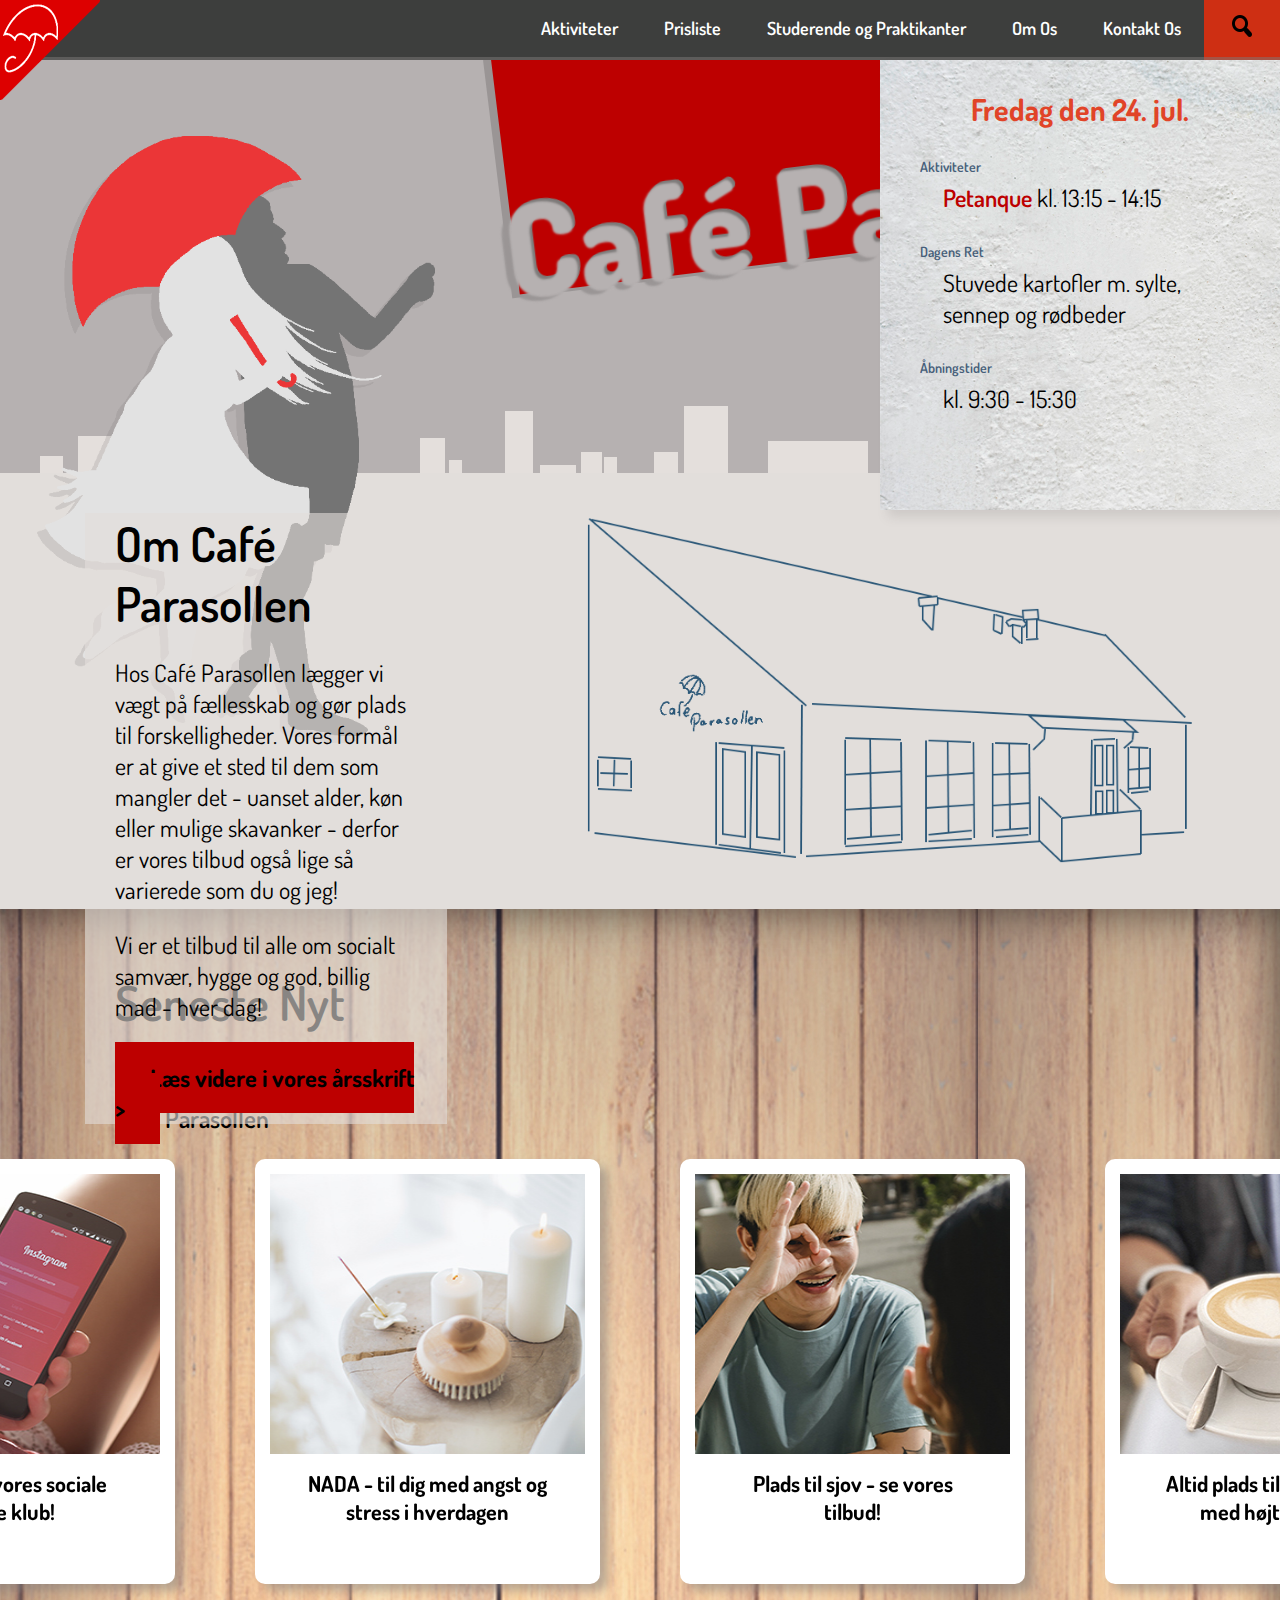
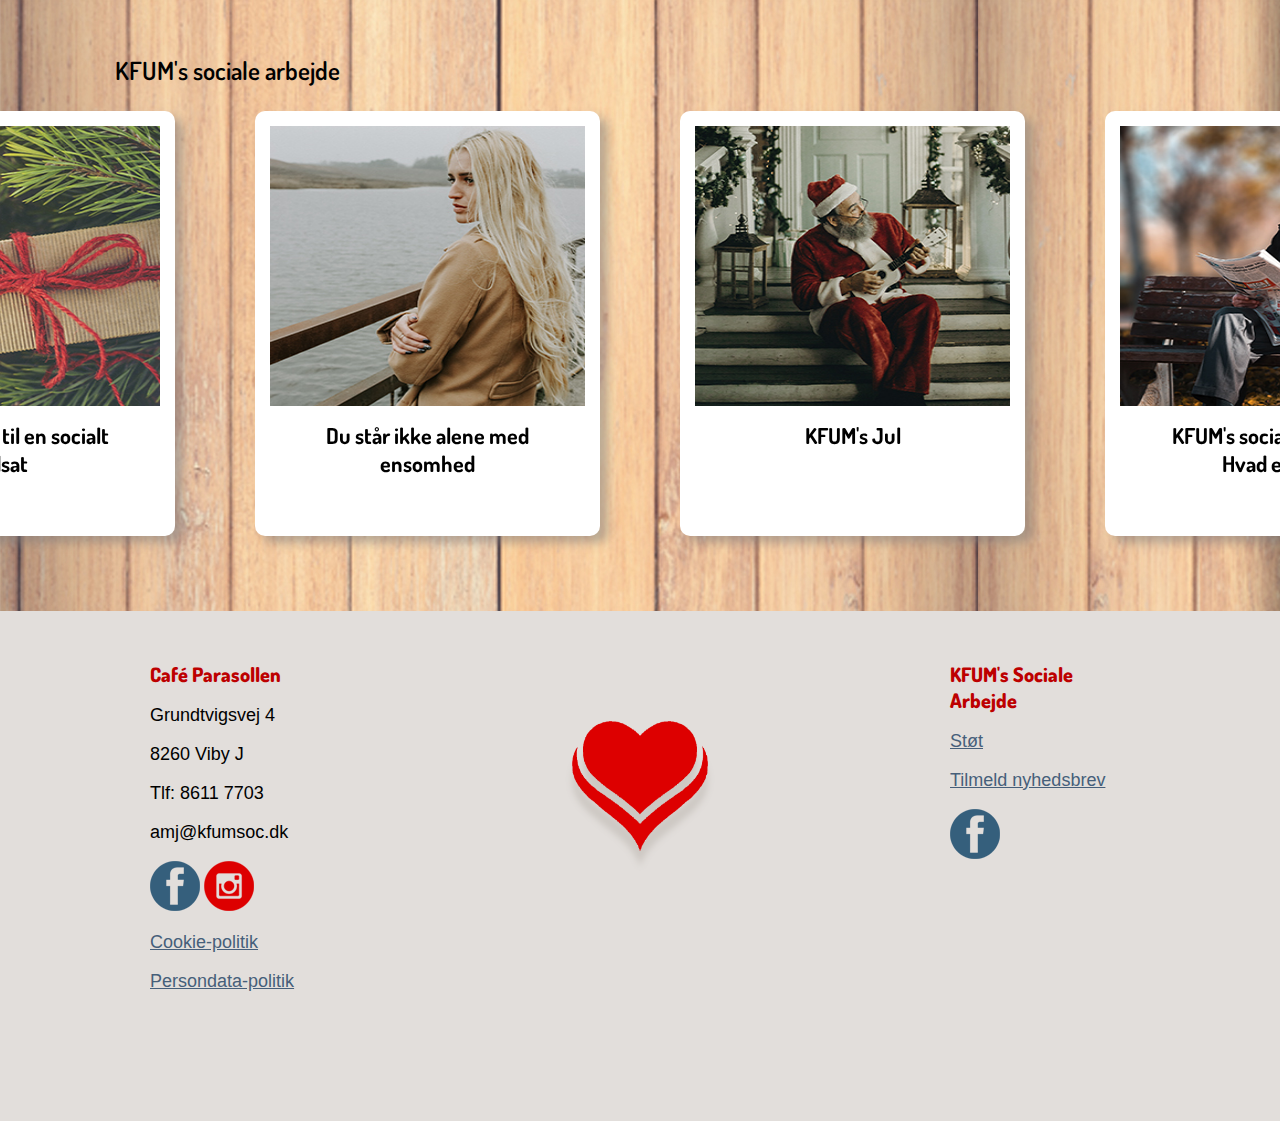
<file: index.html>
<!DOCTYPE html>
<html lang="en">
    <head>
        <meta charset="utf-8"/>
        <link rel="icon" href="images/favicon.png">
        <title>Café Parasollen, Viby</title>
        <meta name="author" content="Line Merrild Nielsen"/>
        <meta name="keywords" content="social café, café liv, frivillighed, frivillig, fællesskab, ensomhed, samvær, rummelighed, café, viby, mangfoldighed, handicap, mad, billige caféer, aktiviteter, strikkeklub, strikkecafé, alkoholfri café, café parasollen, nada café århus, parasollen, solstrålen" />
        <meta name="description" content="Café Parasollen er en social café med plads til netop dig og dine behov, og med tilbud der klæder enhver!" />
        <meta name="viewport" content="width=device-width, initial-scale=1.0" />
        <link href="css/reset.css" rel="resetsheet">
        <link href='https://fonts.googleapis.com/css?family=Dosis:400,600,700,800' rel='stylesheet'> <!-- Using Google Fonts API to get the desired font -->
        <link href="css/style.css" rel="stylesheet"/>
        <link rel="icon" href="images/favicon.png"/>
        
        
        <!-- NOTE: This was made to fit a 1920x1080 screen and will break on most other screen sizes as the code is not currently responsive. -->
    </head>

    <body>
        <header>
           <!-- Logo - return to index page -->
            <img id="logo" alt="Café Parasollen logo" src="images/logo.png" usemap="#logoMap"/>
            <map name="logoMap">
                <area shape="poly" coords="0,0,100,0,0,100" alt="Café Parasollen logo map" href="index.html">
            </map> 
            <!-- Using Image Mapping, we've made the linkable part of the image ONLY the visible triangle. This is done by specifying a polygon, and three 'anchor' points using coordinates of the image, the first being (0,0), second being (100,0) nd lastly (0,100) with the x-coordinate being the distance from the left margin, and the y-coordinate being the distance from the top-->
            
            <nav>
               <!-- Top menu -->
                <ul id="navItems">
                    <li><a href="aktiviteter.html">Aktiviteter</a></li>
                    <li><a href="#">Prisliste</a></li>
                    <li><a href="#">Studerende og Praktikanter</a></li>
                    <li><a href="#">Om Os</a></li>
                    <li><a href="kontaktOs.html">Kontakt Os</a></li>
                    <li><a id="searchIcon" href="#"><img src="images/searchIcon.png" alt="Søgeikon"/></a></li>
                </ul>
            </nav>
        </header>
        <main>
           <!-- Daily plan -->
            <aside>
                <p id="day"></p>
                <p class="dailyInfo">Aktiviteter</p>
                <p id="dailyActivities" class="dailyActivitiesStyle"></p>
                <p class="dailyInfo">Dagens Ret</p>
                <p id="dailyFood"></p>
                <p class="dailyInfo">Åbningstider</p>
                <p id="dailyOpenHours"></p>
            </aside>
            
            <!-- H1-text and skewed box -->
            <section id="intro">
               <div>
                   <h1>Café Parasollen</h1>
               </div>
            </section>
            
            <!-- Om Café Parasollen - section -->
            <section id="omCafeParasollen">
              <img alt="" src="images/paperPeople.png" id="paperPeople"/>
              <div class="flex">
               <div id="omCafeen">
                    <h2>Om Café Parasollen</h2>
                    <p>Hos Café Parasollen lægger vi vægt på fællesskab og gør plads til forskelligheder. Vores formål er at give et sted til dem som mangler det - uanset alder, køn eller mulige skavanker - derfor er vores tilbud også lige så varierede som du og jeg!</p>
                    <p id="endP">Vi er et tilbud til alle om socialt samvær, hygge og god, billig mad - hver dag!</p>
                    <a href="#" class="button">Læs videre i vores årsskrift ></a>   
               </div>
                <img id="cafeBuilding" alt="Café Parasollens hjem" src="images/cafeParasollenBuilding.png">
                </div>
            </section>
            
            
            <!-- Seneste Nyt - section -->
            <section id="senesteNyt">
                <h2>Seneste Nyt</h2>
                
                <h3>Café Parasollen</h3>
                <div class="flex">
                    <!-- Polaroid news -->
                    <a href="#">
                        <div class="polaroid">
                            <img alt="Social medie klub" src="images/socialMedia.jpg"/>
                            <h5>Vær med i vores sociale medie klub!</h5>
                        </div>
                    </a>
                    <a href="#">
                        <div class="polaroid">
                            <img alt="NADA" src="images/nadaCandles.jpg"/>
                            <h5>NADA - til dig med angst og stress i hverdagen</h5>
                        </div>
                    </a>
                    <a href="#">
                        <div class="polaroid">
                            <img alt="" src="images/youngManFun.jpg"/>
                            <h5>Plads til sjov - se vores tilbud!</h5>
                        </div>
                    </a>
                    <a href="#">
                        <div class="polaroid">
                            <img alt="Generøs" src="images/giveCoffee.jpg"/>
                            <h5>Altid plads til dig - Caféen med højt til loftet</h5>
                        </div>
                    </a> 
                </div>
                
                <h3>KFUM's sociale arbejde</h3>
                <div class="flex">
                    <!-- Polaroid news -->
                    <a href="#">
                        <div class="polaroid">
                            <img alt="Gave" src="images/christmasGift.jpg"/>
                            <h5>Giv en gave til en socialt udsat</h5>
                        </div>
                    </a>
                    <a href="#">
                        <div class="polaroid">
                            <img alt="Ensom pige" src="images/lonelyGirl.jpg"/>
                            <h5>Du står ikke alene med ensomhed</h5>
                        </div>
                    </a>
                    <a href="#">
                        <div class="polaroid">
                            <img alt="Jul i KFUM" src="images/santaClaus.jpg"/>
                            <h5>KFUM's Jul</h5>
                        </div>
                    </a>
                    <a href="#">
                        <div class="polaroid">
                            <img alt="" src="images/oldManReading.jpg"/>
                            <h5>KFUM's sociale arbejde - Hvad er det?</h5>
                        </div>
                    </a>
                </div>
                
            </section>
            
        </main>
        
        <!-- Footer -->
        <footer>
            <div> 
                <h4>Café Parasollen</h4>
                <p>Grundtvigsvej 4</p>
                <p>8260 Viby J</p>
                <p>Tlf: 8611 7703</p>
                <p>amj@kfumsoc.dk</p>
                <a href="https://www.facebook.com/parasollenviby/"><img alt="Café Parasollen Facebook" src="images/fb.png"></a>
                <a href="https://www.instagram.com/cafeparasollenviby/?hl=da"><img alt="Café Parasollen Instagram" src="images/in.png"></a>

                <a href="#"><p>Cookie-politik</p></a>
                <a href="#"><p>Persondata-politik</p></a>
            </div>
            
            <img id="footerHeart" alt="KFUM hjerte" src="images/KFUMheart.png">
            
            <div>
                <h4>KFUM's Sociale Arbejde</h4>
                <a href=""><p>Støt</p></a>
                <a href=""><p>Tilmeld nyhedsbrev</p></a>
                <a href="https://www.facebook.com/KFUMsSocialeArbejde"><img alt="KFUM Facebook" src="images/fb.png"></a>
            </div>
        
        </footer>
        
        <!-- load jQuery library -->
	<script type="text/javascript" src="js/jquery-3.5.1.min.js"></script>
	
	<!-- load JavaScript -->
	<script src="js/js.js"></script>
    </body>
</html>
</file>
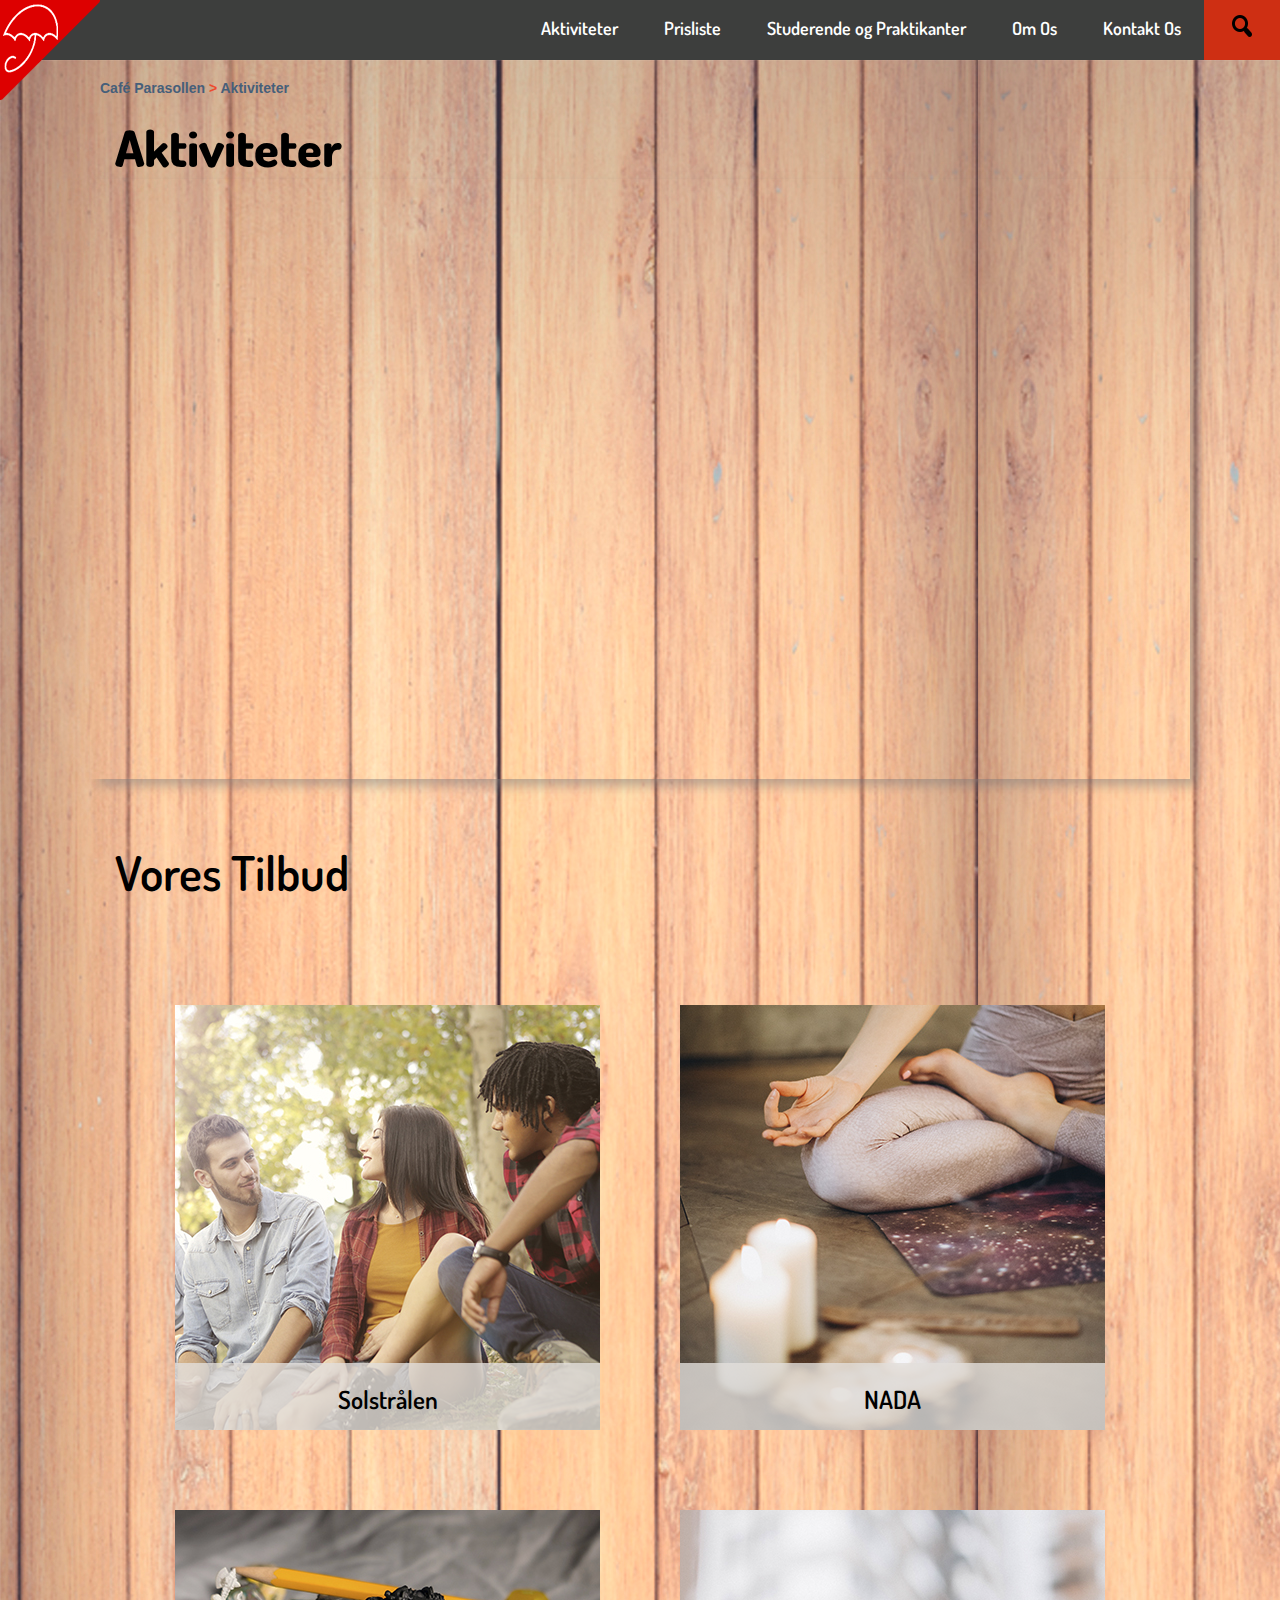
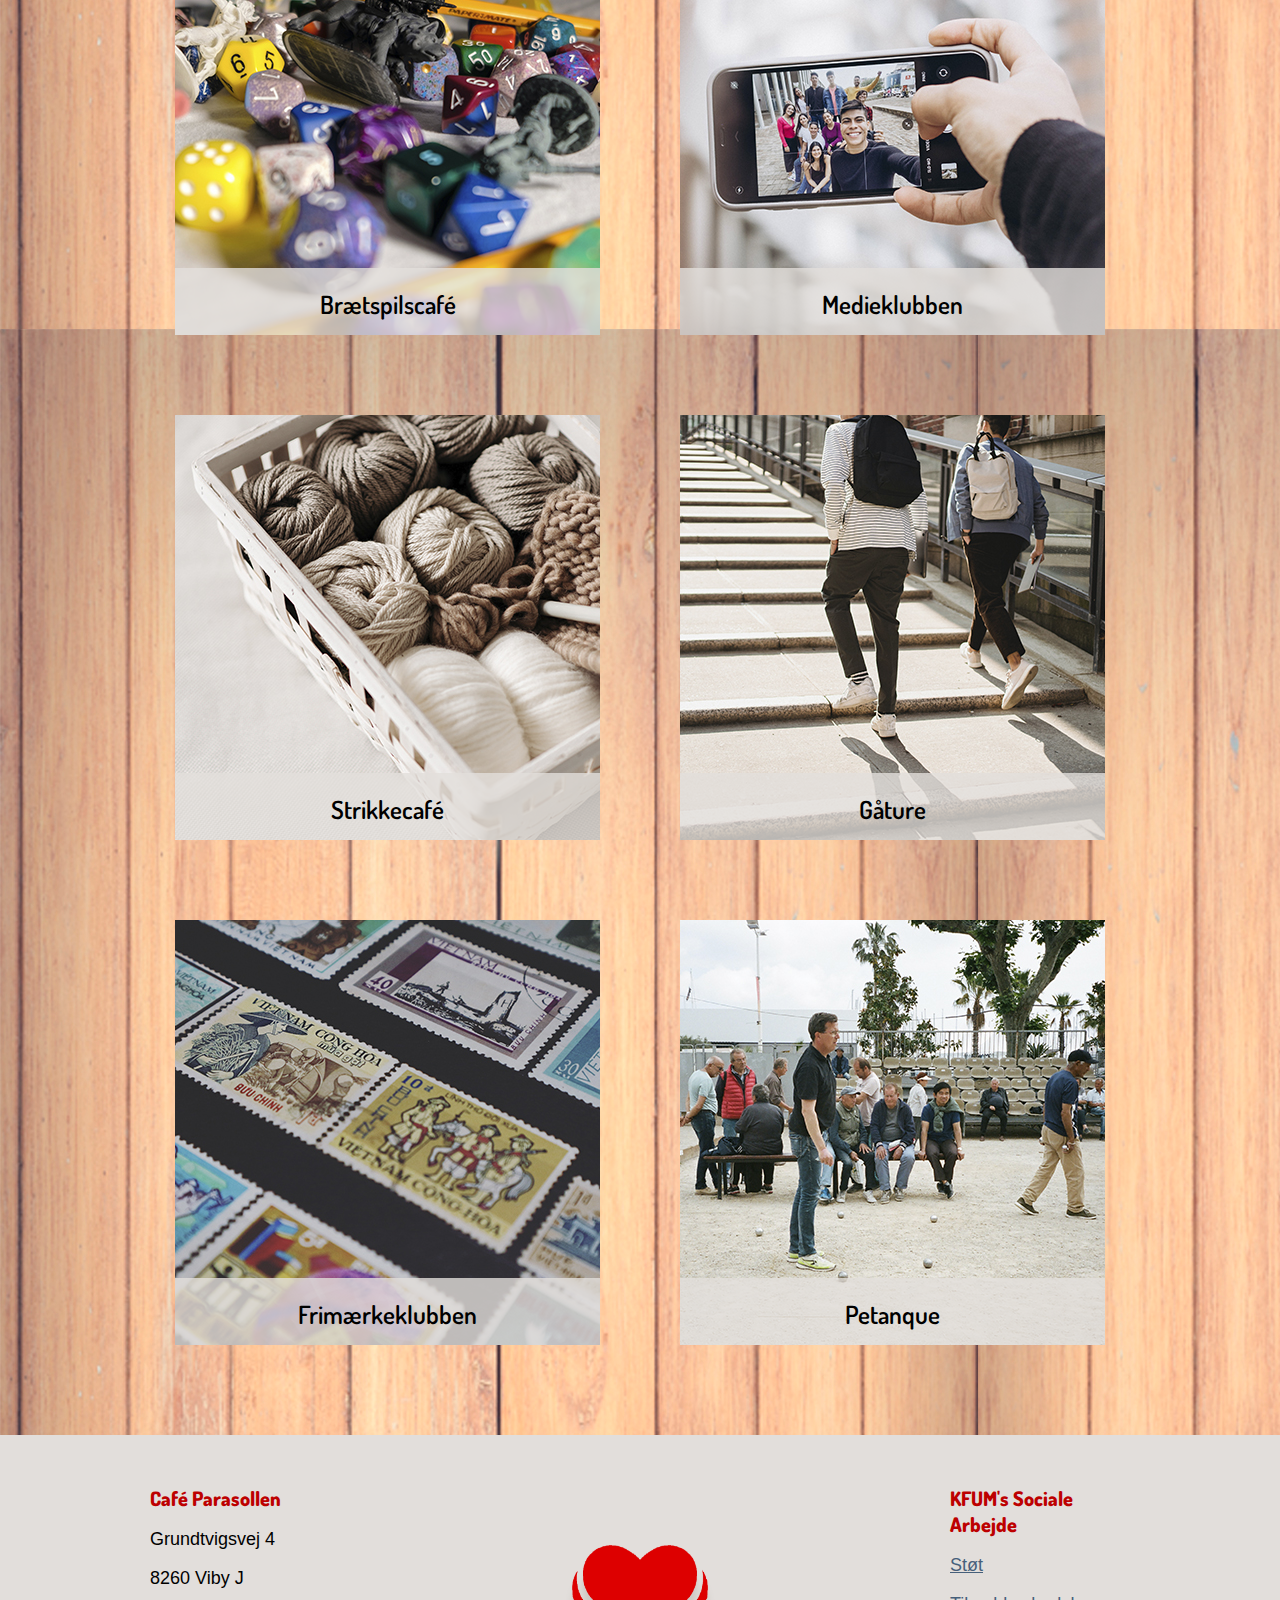
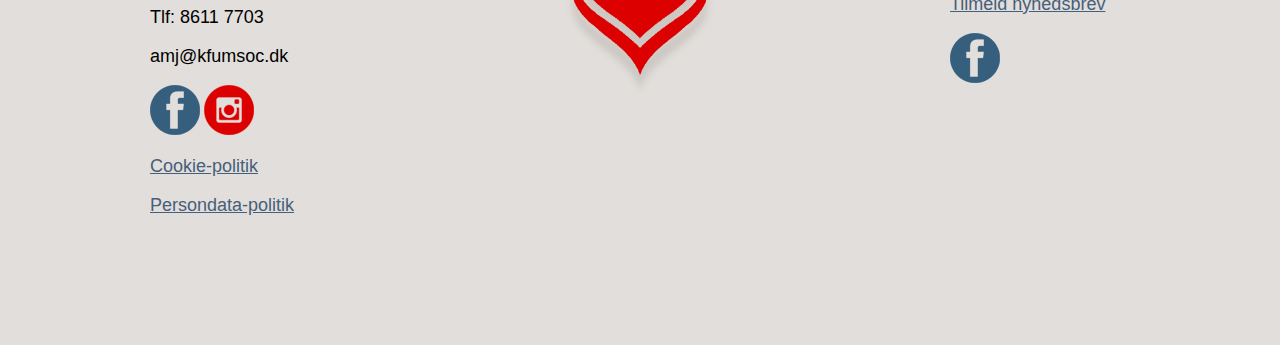
<file: aktiviteter.html>
<!DOCTYPE html>
<html lang="en">
    <head>
        <meta charset="utf-8"/>
        <link rel="icon" href="images/favicon.png">
        <title>Aktiviteter - Café Parasollen, Viby</title>
        <meta name="author" content="Line Merrild Nielsen"/>
        <meta name="keywords" content="social café, café liv, frivillighed, frivillig, fællesskab, ensomhed, samvær, rummelighed, café, viby, mangfoldighed, handicap, mad, billige caféer, aktiviteter, strikkeklub, strikkecafé, alkoholfri café, café parasollen, nada café århus, parasollen, solstrålen" />
        <meta name="description" content="Café Parasollen er en social café med plads til netop dig og dine behov, og med tilbud der klæder enhver!" />
        <meta name="viewport" content="width=device-width, initial-scale=1.0" />
        <link href="css/reset.css" rel="resetsheet">
        <link href='https://fonts.googleapis.com/css?family=Dosis' rel='stylesheet'> <!-- Using Google Fonts API to get the desired font -->
        <link href="css/style.css" rel="stylesheet"/>
        <link rel="icon" href="images/favicon.png" />
        
        <!-- NOTE: This was made to fit a 1920x1080 screen and will break on most other screen sizes as the code is not currently responsive. -->
    </head>

    <body>
        <header>
           <!-- Logo - return to index page -->
            <img id="logo" alt="Café Parasollen logo" src="images/logo.png" usemap="#logoMap"/>
            <map name="logoMap">
                <area shape="poly" coords="0,0,100,0,0,100" alt="Café Parasollen logo" href="index.html">
            </map> 
            <!-- Using Image Mapping, we've made the linkable part of the image ONLY the visible triangle. This is done by specifying a polygon, and three 'anchor' points using coordinates of the image, the first being (0,0), second being (100,0) nd lastly (0,100) with the x-coordinate being the distance from the left margin, and the y-coordinate being the distance from the top-->
            
            <nav>
               <!-- Top menu -->
                <ul id="navItems">
                    <li><a href="aktiviteter.html">Aktiviteter</a></li>
                    <li><a href="#">Prisliste</a></li>
                    <li><a href="#">Studerende og Praktikanter</a></li>
                    <li><a href="#">Om Os</a></li>
                    <li><a href="kontaktOs.html">Kontakt Os</a></li>
                    <li><a id="searchIcon" href="#"><img src="images/searchIcon.png" alt="Søgeikon"/></a></li>
                </ul>
            </nav>
        </header>
        <main>
          <!-- Aktiviteter - section -->
           <section id="activities">
            
            <!-- Path from index to Aktiviteter-->
             <div id="path">
                 <a href="index.html">Café Parasollen</a> > <a href="aktiviteter.html">Aktiviteter</a>
             </div>
             <h1>Aktiviteter</h1>
             
             <!-- Calendar, courtesy of Google Calendar-->
             <div id="calendar">
                 
                 <!-- iframe made by Google Calendar -->
                <iframe src="https://calendar.google.com/calendar/embed?height=600&amp;wkst=1&amp;bgcolor=%23bd0000&amp;ctz=Europe%2FCopenhagen&amp;src=bnU5bnJtOGRjamY4aHRmN2E3ZGgzMWx2MGtAZ3JvdXAuY2FsZW5kYXIuZ29vZ2xlLmNvbQ&amp;src=ZGEuZGFuaXNoI2hvbGlkYXlAZ3JvdXAudi5jYWxlbmRhci5nb29nbGUuY29t&amp;color=%23F4511E&amp;color=%230B8043&amp;showTitle=1&amp;showNav=1&amp;title=Caf%C3%A9%20Parasollen" style="border-width:0" width="1100" height="600" frameborder="0" scrolling="no"></iframe>
                
             </div>
             
             <!-- Vores Tilbud - section -->
             <h2>Vores Tilbud</h2>
             <div class="flex">
                 <div class="activity">
                   <img class="activityImg" alt="Solstrålen" src="images/sunBeam.jpg"/>
                    <div class="textBox">
                      <h3>Solstrålen</h3>
                       <p>Solstrålen er et samlested for jer der søger noget kreativt i livet. Vi er et lille fællesskab med alt fra strik til maling og musik!</p> 
                       <p class="activityPlace">Solstrålen er i Viby Sognegårds kælder</p>
                       <p class="activityTime">Tirsdag og torsdag fra kl. 10:00 - 13:00.</p>
                    </div>
                 </div>
                 <div class="activity">
                     <img class="activityImg" alt="NADA" src="images/nada.jpg"/>
                    <div class="textBox">
                      <h3>NADA</h3>
                       <p>NADA er øreakupunktur som kan hjælpe på bl.a. angst, fysisk og psykisk uro, stress, søvnproblemer, abstinenser og/eller stoftrang og aggressiv adfærd. Derudover fremmer det helbredelse og forebygger tilbagefald.</p>
                       <p>Nålene skal sidde i ørene i 45 minutter, så det er vigtigt at komme kl. 11:00 - ellers kan vi risikere ikke at have tiden til akupunkturen.</p> 
                       <p>NADA koster 40 kr. pr. gang og består af 15 gange; udebliver man mere end to gange i træk uden besked gives ens plads videre til næste på ventelisten.</p>
                       <p>Kontakt: Dorte Outzen på mobil: 5219 4803.</p>
                       <p class="activityPlace">NADA foregår i Solstrålen, i Viby Sognegårds kælder</p>
                       <p class="activityTime">Mandag fra kl. 11:00 - 12:00.</p>
                    </div>
                 </div>
                 <div class="activity">
                     <img class="activityImg" alt="Brætspilscafé" src="images/boardGame.jpg"/>
                    <div class="textBox">
                      <h3>Brætspilscafé</h3>
                       <p>I brætspilscaféen spilles der alt fra Werewolf til skak i caféens hyggelige omgivelser! Det er op til jer hvad i vil spille:</p>
                       <p>Vi har en samling af brætspil stående, men du er velkommen til at tage dine egne spil med - bare husk at få dem med hjem igen når der pakkes sammen!</p>
                       <p class="activityPlace">Brætspilscaféen foregår i caférummet</p>
                       <p class="activityTime">Torsdag fra kl. 13:00 - 14:30.</p>
                    </div>
                 </div>
                 <div class="activity">
                     <img class="activityImg" alt="Medieklubben" src="images/mediaClub.jpg"/>
                    <div class="textBox">
                      <h3>Medieklubben</h3>
                       <p>Er du interesseret i sociale medier? Eller noget at skrive på dit CV?</p> 
                       <p>Café Parasollen's medieklub styrer Caféens sociale medie platforme, og er en mulighed for at prøve hænder med interaktion og den online verden. De posts der lægges op er helt op til jer!</p>
                       <p class="activityPlace">Medieklubben samles i Viby Sognegårds kælder</p>
                       <p class="activityTime">Tirsdag og torsdag fra kl. 10:00 - 13:00.</p>
                    </div>
                 </div>
                 <div class="activity">
                     <img class="activityImg" alt="Strikkecafé" src="images/knit.jpg"/>
                    <div class="textBox">
                      <h3>Strikkecafé</h3>
                       <p>Strikkecaféen er et møde mellem både øvede og nybegyndere til strik så strikkepindende knitrer! Her er naturligvis hjælp hvis du skulle have brug for det, og massere af hygge på bordet!</p> 
                       <p class="activityPlace">Strikkecaféen foregår i caférummet</p>
                       <p class="activityTime">Onsdag fra kl. 13:00 - 14:00.</p>
                    </div>
                 </div>
                 <div class="activity">
                     <img class="activityImg" alt="Gåtur" src="images/walk.jpg"/>
                    <div class="textBox">
                      <h3>Gåture</h3>
                       <p>Vi går på tur i nærområdet i et "snakkevenligt" tempo så alle kan følge med. Vi vil anbefale at der bliver taget en lille flaske vand med og nogle praktiske sko!</p> 
                       <p class="activityPlace">Vi mødes til gåtur ved Caféens indgang</p>
                       <p class="activityTime">Mandag fra kl. 13:00 - 14:00.</p>
                    </div>
                 </div>
                 <div class="activity">
                     <img class="activityImg" alt="Frimærkeklubben" src="images/stamp.jpg"/>
                    <div class="textBox">
                      <h3>Frimærkeklubben</h3>
                       <p>Frimærkeklubben er en lille samling for alle frimærkeentusiaster til at kunne bytte, passe og diskutere frimærker! Der er selvfølgelig intet krav for at kunne være med.</p> 
                       <p class="activityPlace">Frimærkeklubben er i Viby Sognegårds kælder</p>
                       <p class="activityTime">Mandag fra kl. 14:00 - 15:00.</p>
                    </div>
                 </div>
                 <div class="activity">
                     <img class="activityImg" alt="Petanque" src="images/petanque.jpg"/>
                    <div class="textBox">
                      <h3>Petanque</h3>
                       <p>Petanque er et boldspil hvor målet er at kaste ens petanquekugler så tæt som muligt på en lille trækugle, kaldt grisen. Alle er velkomne og der kræves ingen viden om spillet forud for fremmøde.</p>
                       <p>Vinderne belønnes naturligvis med en lille præmie!</p> 
                       <p class="activityPlace">Petanque spilles på caféens bane ved Viby Sognegård</p>
                       <p class="activityTime">Fredag fra kl. 13:15 - 14:15.</p>
                    </div>
                 </div>
             </div>
            </section>
        </main>
        
        <!-- Footer -->
        <footer>
            <div> 
                <h4>Café Parasollen</h4>
                <p>Grundtvigsvej 4</p>
                <p>8260 Viby J</p>
                <p>Tlf: 8611 7703</p>
                <p>amj@kfumsoc.dk</p>
                <a href="https://www.facebook.com/parasollenviby/"><img alt="Café Parasollen Facebook" src="images/fb.png"></a>
                <a href="https://www.instagram.com/cafeparasollenviby/?hl=da"><img alt="Café Parasollen Instagram" src="images/in.png"></a>

                <a href="#"><p>Cookie-politik</p></a>
                <a href="#"><p>Persondata-politik</p></a>
            </div>
            
            <img id="footerHeart" alt="KFUM hjerte" src="images/KFUMheart.png">
            
            <div>
                <h4>KFUM's Sociale Arbejde</h4>
                <a href=""><p>Støt</p></a>
                <a href=""><p>Tilmeld nyhedsbrev</p></a>
                <a href="https://www.facebook.com/KFUMsSocialeArbejde"><img alt="KFUM Facebook" src="images/fb.png"></a>
            </div>
        
        </footer>
        
        <!-- load jQuery library -->
	<script type="text/javascript" src="js/jquery-3.5.1.min.js"></script>
	
	<!-- load JavaScript -->
	<script src="js/js.js"></script>
    </body>
</html>
</file>
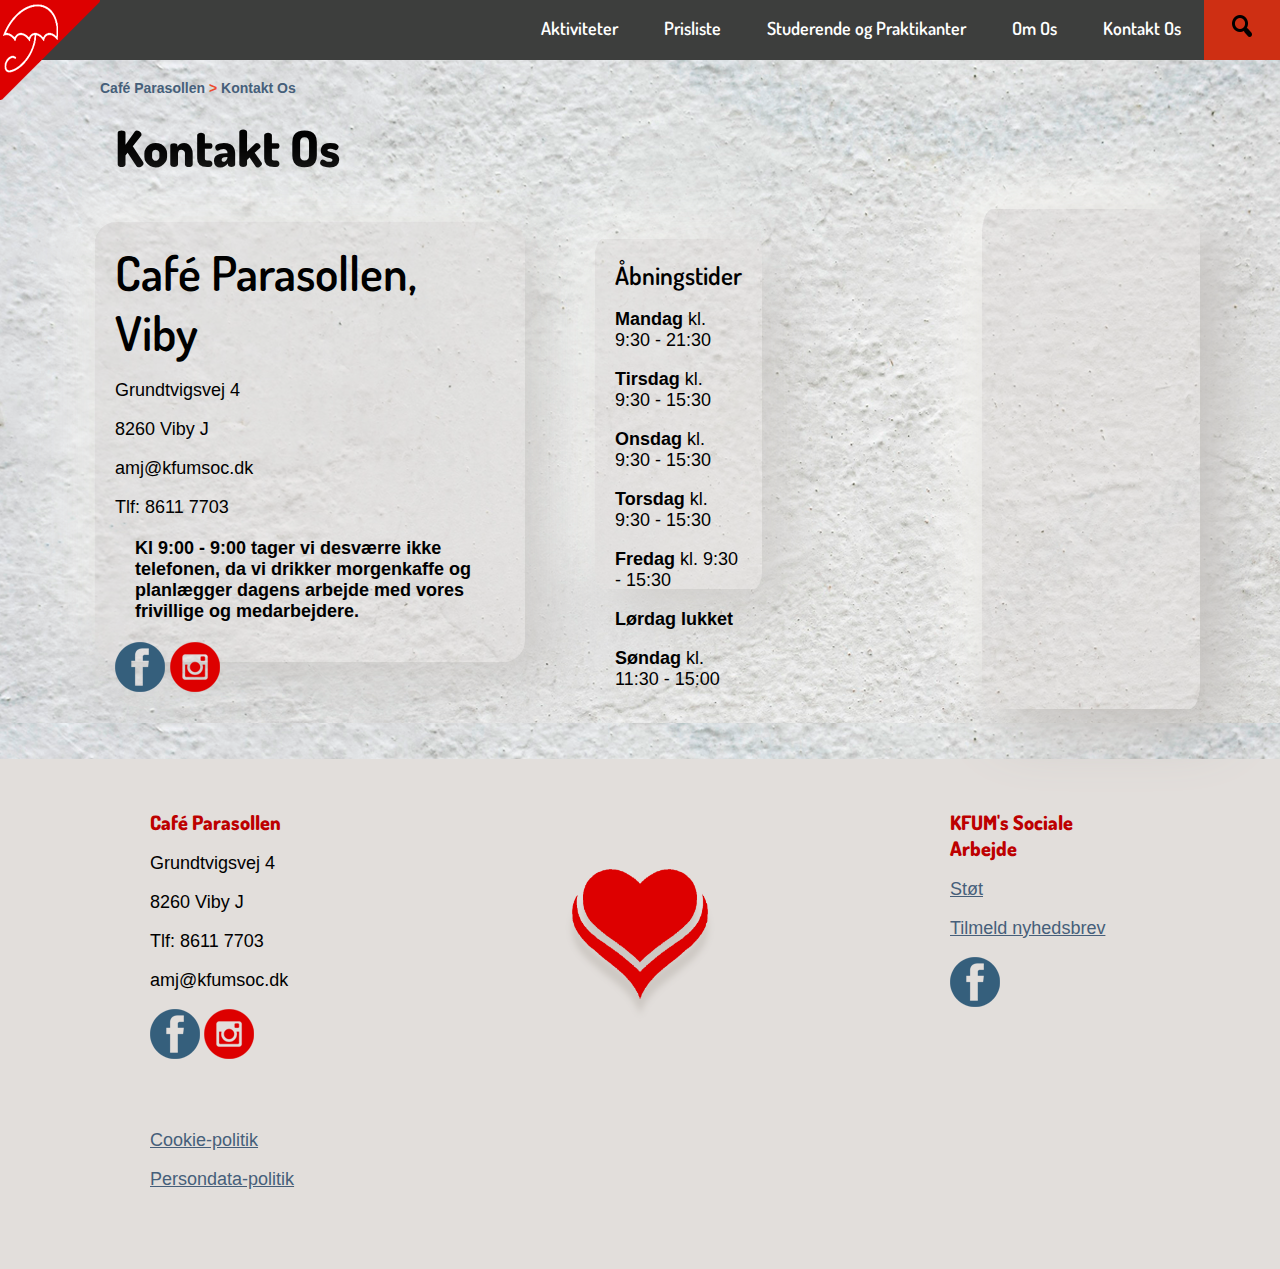
<file: kontaktOs.html>
<!DOCTYPE html>
<html lang="en">
    <head>
        <meta charset="utf-8"/>
        <link rel="icon" href="images/favicon.png">
        <title>Kontakt Os - Café Parasollen, Viby</title>
        <meta name="author" content="Line Merrild Nielsen"/>
        <meta name="keywords" content="social café, café liv, frivillighed, frivillig, fællesskab, ensomhed, samvær, rummelighed, café, viby, mangfoldighed, handicap, mad, billige caféer, aktiviteter, strikkeklub, strikkecafé, alkoholfri café, café parasollen, nada café århus, parasollen, solstrålen" />
        <meta name="description" content="Café Parasollen er en social café med plads til netop dig og dine behov, og med tilbud der klæder enhver!" />
        <meta name="viewport" content="width=device-width, initial-scale=1.0" />
        <link href="css/reset.css" rel="resetsheet">
        <link href='https://fonts.googleapis.com/css?family=Dosis' rel='stylesheet'> <!-- Using Google Fonts API to get the desired font -->
        <script src='https://api.mapbox.com/mapbox-gl-js/v1.12.0/mapbox-gl.js'></script>
        <link href='https://api.mapbox.com/mapbox-gl-js/v1.12.0/mapbox-gl.css' rel='stylesheet' />
        <link href="css/style.css" rel="stylesheet"/>
        <link rel="icon" href="images/favicon.png" />
        
    </head>

    <body>
        <header>
           <!-- Logo - return to index page -->
            <img id="logo" alt="Café Parasollen logo" src="images/logo.png" usemap="#logoMap"/>
            <map name="logoMap">
                <area shape="poly" coords="0,0,100,0,0,100" alt="Café Parasollen logo" href="index.html">
            </map> 
            <!-- Using Image Mapping, we've made the linkable part of the image ONLY the visible triangle. This is done by specifying a polygon, and three 'anchor' points using coordinates of the image, the first being (0,0), second being (100,0) nd lastly (0,100) with the x-coordinate being the distance from the left margin, and the y-coordinate being the distance from the top-->
            
            <nav>
               <!-- Top menu -->
                <ul id="navItems">
                    <li><a href="aktiviteter.html">Aktiviteter</a></li>
                    <li><a href="#">Prisliste</a></li>
                    <li><a href="#">Studerende og Praktikanter</a></li>
                    <li><a href="#">Om Os</a></li>
                    <li><a href="kontaktOs.html">Kontakt Os</a></li>
                    <li><a id="searchIcon" href="#"><img src="images/searchIcon.png" alt="Søgeikon"/></a></li>
                </ul>
            </nav>
        </header>
        <main>
         
         <!-- Kontakt Os - section -->
          <section id="contactUs">
             <div id="path">
                 <a href="index.html">Café Parasollen</a> > <a href="kontaktOs.html">Kontakt Os</a>
             </div>
             <h1>Kontakt Os</h1>
              <div class="flex">
                   
                   <!-- Contact information -->
                    <div id="contactInfo">
                        <h2>Café Parasollen, Viby</h2>
                        <p>Grundtvigsvej 4</p>
                        <p>8260 Viby J</p>
                        <p>amj@kfumsoc.dk</p>
                        <p>Tlf: 8611 7703</p>
                        <div id="morningCoffeeAndPlanning">
                            <p>Kl 9:00 - 9:00 tager vi desværre ikke telefonen, da vi drikker morgenkaffe og planlægger dagens arbejde med vores frivillige og medarbejdere.</p>
                        </div>
                        <a href="https://www.facebook.com/parasollenviby/"><img alt="Café Parasollen Facebook" src="images/fb.png" class="socialMediaIcons"></a>
                        <a     href="https://www.instagram.com/cafeparasollenviby/?hl=da"><img alt="Café Parasollen Instagram" src="images/in.png" class="socialMediaIcons"></a>
                    </div>
                    
                    <!-- Opening Hours -->
                    <div id="openingHours">
                            <h3>Åbningstider</h3>
                            <p><strong>Mandag</strong> kl. 9:30 - 21:30</p>
                            <p><strong>Tirsdag</strong> kl. 9:30 - 15:30</p>
                            <p><strong>Onsdag</strong> kl. 9:30 - 15:30</p>
                            <p><strong>Torsdag</strong> kl. 9:30 - 15:30</p>
                            <p><strong>Fredag</strong> kl. 9:30 - 15:30</p>
                            <p><strong>Lørdag lukket</strong></p>
                            <p><strong>Søndag</strong> kl. 11:30 - 15:00</p>
                        </div>
                        
                    <!-- Mapbox map -->
                    <div id="map">
                    </div>
                </div>
            </section>
        </main>
        
        <!-- Footer -->
        <footer>
            <div> 
                <h4>Café Parasollen</h4>
                <p>Grundtvigsvej 4</p>
                <p>8260 Viby J</p>
                <p>Tlf: 8611 7703</p>
                <p>amj@kfumsoc.dk</p>
                <a href="https://www.facebook.com/parasollenviby/"><img alt="Café Parasollen Facebook" src="images/fb.png" class="socialMediaIcons"></a>
                <a href="https://www.instagram.com/cafeparasollenviby/?hl=da"><img alt="Café Parasollen Instagram" src="images/in.png" class="socialMediaIcons"></a>

                <a href="#"><p>Cookie-politik</p></a>
                <a href="#"><p>Persondata-politik</p></a>
            </div>
            
            <img id="footerHeart" alt="KFUM hjerte" src="images/KFUMheart.png">
            
            <div>
                <h4>KFUM's Sociale Arbejde</h4>
                <a href=""><p>Støt</p></a>
                <a href=""><p>Tilmeld nyhedsbrev</p></a>
                <a href="https://www.facebook.com/KFUMsSocialeArbejde"><img alt="KFUM Facebook" src="images/fb.png" class="socialMediaIcons"></a>
            </div>
        
        </footer>
        
        <!-- load jQuery library -->
	<script type="text/javascript" src="js/jquery-3.5.1.min.js"></script>
	
	<!-- load JavaScript -->
	<script src="js/js.js"></script>
    </body>
</html>
</file>
<file: css/style.css>
html, header, body, main, footer {
    width: auto;
    margin: 0;
    padding: 0;
}

html {
    min-width: 100%;
}

body {
    font-family: Arial, Helvetica Neue, Helvetica, sans-serif;
    font-size: 14px;
    overflow-x: hidden;
}

h1, h2, h3, h4, h5, h6, nav li, .dailyInfo {
    font-family: 'Dosis';
    margin: 0;

}

h1 {
    font-size: 50px;
    font-weight: 900;
}

h2 {
    font-size: 48px;
    font-weight: 600;
}


/***** Header *****/
/******************/

a {
    text-decoration: none;
}

header {
    display: flex;
    justify-content: space-between;
    background-color: #3d3e3d;
    height: 60px;
}


#navItems {
    display: flex;
    justify-content: flex-end;
    align-items: center;
}

ul {
    font-family: 'Dosis';
    list-style-type: none;
}

nav a {
    /*color: black;*/
    color: white;
    font-size: 18px;
    font-weight: 600;
    padding: 20px 23px;
}

nav a:hover {
    color: white;
    background-color: #ce2f13;
}

#logo {
    height: 100px;
    width: 100px;
    z-index: 99;
}

#searchIcon {
    background-color: #ce2f13;
    padding: 19px 27px;
}



/***** Footer *****/
/******************/

footer {
    display: flex;
    height: 410px;
    width: auto;
    padding: 50px 150px;
    justify-content: space-between;
    background-color: #e2dedb;
}

footer div {
    width: 180px;
}

footer .socialMediaIcons {
    margin-bottom: 50px;
}

#footerHeart {
    height: 130px; /*RESIZE IMG*/
    width: auto;
    padding-top: 60px;
    filter: drop-shadow(0px 15px 3px #cdc8c3);
}

footer h4 {
    font-size: 20px;
    font-weight: 800;
    color: #bd0000;
}

footer p {
    font-size: 18px;
}

footer a {
    color: #465f7a;
    text-decoration: underline;
}



/***** Pathway to current site *****/
/***********************************/

#path {
    padding: 20px 0 0 100px;
    font-weight: bold;
    color: #ed4b2e;
}

#path a {
    color: #465f7a;
}



/***** Aside - Daily bar *****/
/*****************************/

aside {
    height: 450px;
    width: 400px;
    background-image: url(../images/stoneBackground.png);
    position: absolute;
    top: 60px;
    right: 0;
    z-index: 99;
    box-shadow: 8px 7px 10px rgba(125,122,121,0.2);
}

#day, #dailyActivities, #dailyFood, #dailyOpenHours {
    font-family: 'Dosis';
}

#dailyActivities, #dailyFood, #dailyOpenHours {
    margin: 0 63px;
}

#day:first-letter, #dailyActivities:first-letter, #dailyFood:first-letter {
    text-transform: uppercase;
}

#day {
    font-size: 30px;
    font-weight: 700;
    color: #e14428;
    margin-top: 30px;
    text-align: center;
}

#dailyActivities, #dailyFood, #dailyOpenHours {
    font-size: 24px;
}

.dailyInfo {
    color: #465f7a;
    font-weight: 600;
    margin: 30px 0px 7px 40px;
}

.dailyActivitiesStyle strong {
    font-weight: 600;
    color: #bd0000;
}


/***** Intro section *****/
/*************************/

#intro {
    height: 413px;
    width: 100%;
    background-color: #b6b1b1;
    /*position: absolute;
    top: 60px;
    left: 0;*/
    background-image: url(../images/buildings.png);
    background-repeat: no-repeat;
    background-position: bottom left;
    overflow: hidden;
    filter: drop-shadow(8px -3px rgba(125,122,121,0.5));
    
}

#intro h1 { 
    background-color: #7d7a79;
    color: transparent;
    font-size: 130px;
    font-weight: 800;
    text-shadow: -3px 3px 2px #b6b1b1;
    -webkit-background-clip: text;
     -moz-background-clip: text;
    background-clip: text;
    position: relative;
    top: 100%;
    transform: translateY(-80%);
    left: -6px;
    display: block;
}

#intro div {
    background-color: #bd0000;
    height: 240px;
    width: 1400px;
    filter: drop-shadow(-8px 3px rgba(125,122,121,0.5));
    transform: rotate(-7deg);
    position: relative;
    top: -90px;
    left: 500px;
}

#intro img {
    position: relative;
    top: -100px;
}



/***** Om Café Parasollen section *****/
/**************************************/

#omCafeParasollen {
    
    background-color: #e2dedb;
    padding: 63px 85px 103px 85px;
    height: 270px;
}

#omCafeen {
    background-color: #e2dedb;
    background: rgba(226, 222, 219, 0.6);
    height: auto;
    width: 700px;
    padding: 0 30px;
}

#omCafeen, #cafeBuilding {
    position: relative;
    top: -666px;
    /*margin-top: 63px;*/
    margin-top: 40px;
}

#omCafeParasollen p {
    font-size: 24px;
    font-family: 'Dosis';
}

#endP {
    margin-bottom: 40px;
}

#omCafeParasollen a {
    background-color: #bd0000;
    color: black;
    font-family: 'Dosis';
    font-size: 24px;
    font-weight: 700;
    padding: 20px 35px;
}

#omCafeParasollen a:hover {
    color: white;
}

#paperPeople {
    position: relative;
    height: 600px;
    width: auto;
    top: -400px;
    left: -40px;
    filter: drop-shadow(-8px 7px rgba(125,122,121,0.2));
}

.flex {
    display: flex;
}

#cafeBuilding {
    margin-top: 45px;
    margin-left: 140px;
   height: 350px; 
}



/***** Seneste Nyt sektion *****/
/*******************************/

#senesteNyt {
    background-image: url(../images/woodBackground.jpg);
    padding-bottom: 75px;
    box-shadow: inset -50px 50px 50px -50px rgba(0, 0, 0, 0.6);
}

#senesteNyt h2 {
    padding: 63px 0 0 115px;
}

#senesteNyt h3 {
    padding: 70px 0 25px 115px;
}

h3 {
    font-size: 25px;
    font-weight: 600;
}

.polaroid {
    background-color: white;
    width: 315px;
    height: 410px;
    padding: 15px 15px 0px 15px;
    margin: 0 40px;
    border-radius: 10px;
    filter: drop-shadow(8px 7px 5px rgba(125,122,121,0.5));
    display: flex;
    flex-direction: column;
    flex-wrap: wrap;
}

.polaroid:hover {
    transform: scale(1.1);
    transition-duration: 0.5s;
}

#senesteNyt .flex {
    justify-content: center;
}

h5 {
    font-size: 22px;
    padding: 15px 30px;
    text-align: center;
}

#senesteNyt a {
    color: black;
}



/***** Kontakt Os site *****/
/***************************/

#contactUs {
    background-image: url(../images/stoneBackgroundContactUs.png);
    margin: 0;
    padding: 0;
    
}

#contactUs .socialMediaIcons {
    margin-bottom: 50px;
}

#contactUs .flex {
    font-size: 18px;
}

#contactUs h1 {
    padding: 20px 0 0 115px;
}

#contactInfo {
    margin: 43px 0 43px 95px;
    padding: 20px;
    height: 400px;
}

#morningCoffeeAndPlanning {
    width: 350px;
    font-weight: bold;
    margin: 20px;
}

#openingHours {
    margin: 60px 70px;
    padding: 20px;
    height: 310px;
}

#contactInfo, #openingHours {
    background-color: rgba(226,222,219,0.5);
    border-radius: 5%;
    box-shadow: 20px 20px 60px rgba(192,189,186,0.7), 
                -20px -20px 60px rgba(255,255,252,0.7);
}

#map {
    width: 600px;
    height: 500px;
    margin: 30px 80px 50px 150px;
    background-color: rgba(226,222,219,0.5);
    border-radius: 5%;
    box-shadow: 20px 20px 60px rgba(192,189,186,1), 
                -20px -20px 60px rgba(255,255,252,1);
}

#map h3 {
    font-size: 20px;
}

#map p {
    margin: 8px;
}

#marker {
    background-image: url(../images/mapMarker.png);
    background-size: cover;
    width: 50px;
    height: 50px;
    border-radius: 50%;
    cursor: pointer;
}

.mapboxgl-popup {
    max-width: 200px;
}



/***** Aktiviteter site *****/
/****************************/

#activities {
    margin: 0;
    padding: 0;
    background-image: url(../images/woodBackgroundActivities.png);
}

#activities h1 {
    padding: 20px 0 0 115px;
}

#activities h2 {
    margin: 63px 0 63px 115px;
}

.activity {
    height: 425px;
    width: 425px;
    text-align: center;
    overflow: hidden;
    margin: 40px;
    
    transition: transform 0.5s;
}

#activities .flex {
    flex-wrap: wrap;
    justify-content: center;
    padding: 0 115px 50px 115px;
}

.textBox {
    background-color: rgba(226,222,219,0.8);
    height: 425px;
    padding: 20px;
    position: relative;
    top: -70px;
}

.activityPlace, .activityTime {
    font-weight: bold;
}

.activityPlace {
    padding-top: 10px ;
}

.hover {
    transform: scale(1.2);
    transition-duration: 0.5s;
}

.textBoxHover {
    top: -430px;
    transition: 0.5s;
}

#calendar {
    display: flex;
    justify-content: center;
}

#calendar iframe {
    box-shadow: 8px 7px 10px rgba(125,122,121,0.5);
}
</file>
